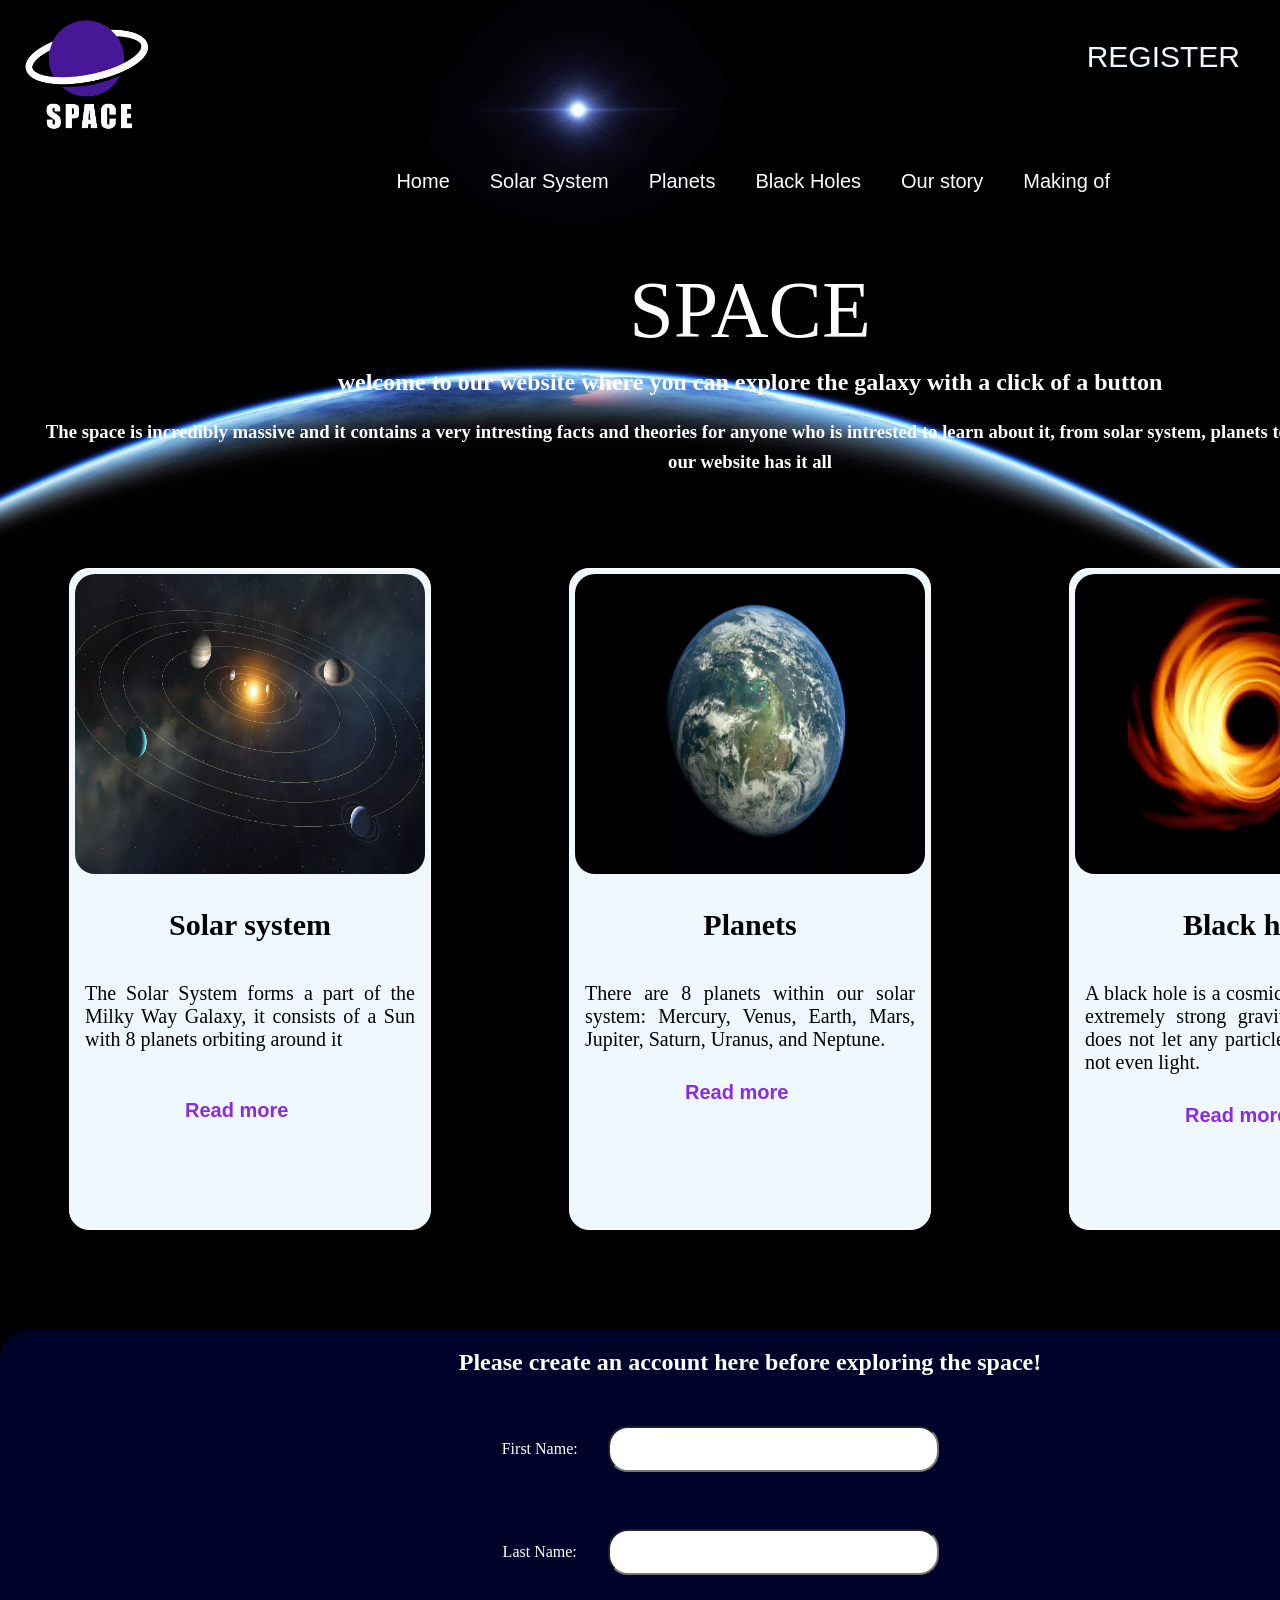
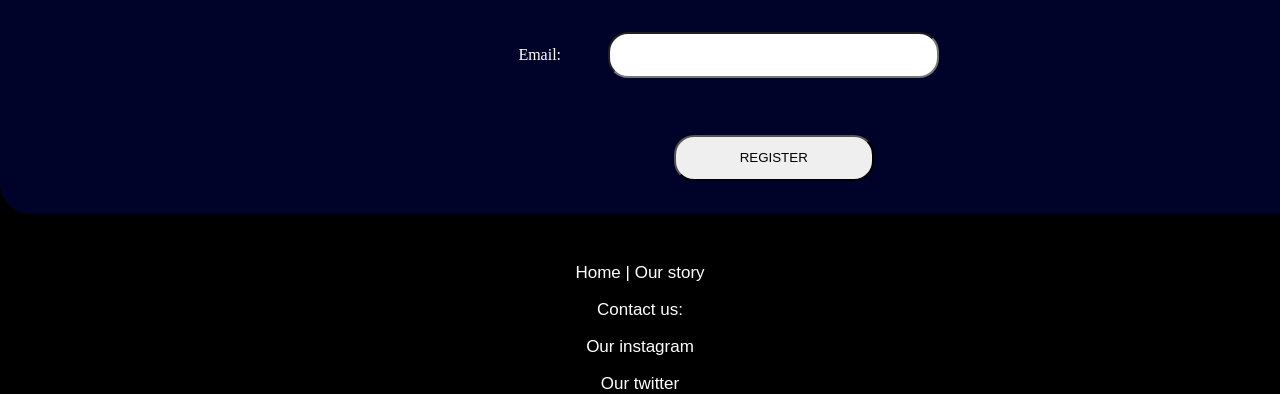
<file: Space-Project/index.html>
<!DOCTYPE html>
<html>
    <head>
        <link rel ="stylesheet" type = "text/css" href = "styles.css">
        <title>Home</title>
    </head>
    <body onload = "returndata()">
        <div id = "container">
            <div id = "header">
                <img class ="logo" src = "images/logo.png" alt="space logo">
                <form>
                    <a id = "registerlink" href ="#account"><div id = "status"></div></a>
                </form>
                <div id = "navbar">
                    <ul>
                        <li><a href="index.html">Home</a></li>
                        <li><a href="solarsystem.html">Solar System</a></li>
                        <li><a href="planets.html">Planets</a></li>
                        <li><a href="blackholes.html">Black Holes</a></li>
                        <li><a href="ourstory.html">Our story</a></li>
                        <li><a href="makingof.html">Making of</a></li>
                    </ul>
                </div>
            </div>
            <div id = "wrapper">
                <div id ="title">
                    <p id ="heading">SPACE</p>
                    <h2 id = "intro"><center>welcome to our website where you can explore the galaxy with a click of a button</center></h2>
                    <h3 id = "intro2">The space is incredibly massive and it contains a very intresting facts and theories for anyone who is intrested to learn about it, from solar system, planets to black holes theories. our website has it all </h3>
                </div>
                <div id = "content">
                    <div id ="items">
                        <div class ="solar">
                            <img class ="resize" src ="images/solar4.webp" alt="image of the solar system">
                            <h3 class ="mini">Solar system</h3>
                            <p class = "brif">The Solar System forms a part of the Milky Way Galaxy, it consists of a Sun with 8 planets orbiting around it</p>
                            <br>
                            <a class = "clickmore" href ="solarsystem.html">Read more</a>
                        </div>
                        <div class ="planets">
                            <img class ="resize" src ="images/earth5.webp" alt="image of Earth">
                            <h3 class ="mini">Planets</h3>
                            <p class = "brif">There are 8 planets within our solar system: Mercury, Venus, Earth, Mars, Jupiter, Saturn, Uranus, and Neptune.</p>
                           
                            <a class = "clickmore" href ="planets.html">Read more</a>                  
                        </div>
                        <div class ="hole">
                            <img class ="resize" src ="images/hole2.webp" alt="image of a black hole">
                            <h3 class ="mini">Black hole</h3>
                             <p class = "brif">A black hole is a cosmic body which has extremely strong gravity, such that, it does not let any particle escape from it, not even light.</p>
                            
                            <a class = "clickmore" href ="blackholes.html">Read more</a>
                        </div>
                    </div>
                <div id = "userinput">  
                    <div id = "tform">
                        <form>
                        <table id = "tcenter">
                            <h2>Please create an <a class ="nonstylelink" name = "account">account</a> here before exploring the space!</h2>
                            <ul>
                          <tr>
                                <td class = "tabledata">First Name:</td>
                                <td><input type= "text" id ="firstName"></td>
                                <td><div id = "firstError"></div></td>
                            </tr>
                                <td class = "tabledata">Last Name:</td><td><input type= "text" id ="lastName"></td>
                                <td><div id = "lastError"></div></td>
                            <tr>
                                <td class = "tabledata">Email:</td>
                                <td><input type = "email" id ="userEmail" name = "email"></td>
                                <td><div id = "emailError"></div></td>
                                </tr>
                            <tr>
                                <td></td>
                                <td><input type="button" onclick="savedata()" id = "submit" value="REGISTER"></td>
                            </tr>
                            <tr>
                                <td></td>
                                <td><div id = "success"></div></td>
                            </tr>
                            </ul>
                        </table>
                        </form>
                    </div>
                    </div>
                </div>
                
            </div>
            <div id ="footer">
                <div class ="fnavbar">
                    <p> <a href = "index.html"> Home</a> |<a href = "ourstory.html"> Our story </a> </p>
                    <p>Contact us:</p> <p><a href = "https://www.instagram.com/">Our instagram</a> </p><p><a href ="https://twitter.com/"> Our twitter</a></p>
                </div>
            </div>
        </div>
    </body>
    <script src="javascript.js">
    </script>
</html>

<!--refrences-->
Screen Resolution:1920x1080
<!--Photos-homepage-->
<!--space_earth.jpg--><!--https://www.wallpaperflare.com/planet-illustration-stars-space-art-painting-drawing-cgi-wallpaper-mfzgn-->
<!--earth5.webp--><!--https://www.livescience.com/19102-amazing-facts-earth.html-->
<!--hole2.webp--><!--https://www.newscientist.com/article/2198937-first-ever-picture-of-a-black-hole-may-be-revealed-this-week/-->
<!--earth2.jpeg--><!--https://www.pexels.com/photo/planet-earth-87651/-->
<!--solar.jpg--><!--https://m useumsvictoria.com.au/scienceworks/visiting/melbourne-planetarium/fact-sheets/planets-of-the-solar-system/-->
<!--solar4.webp--><!--https://www.livescience.com/our-solar-system.html-->
</file>
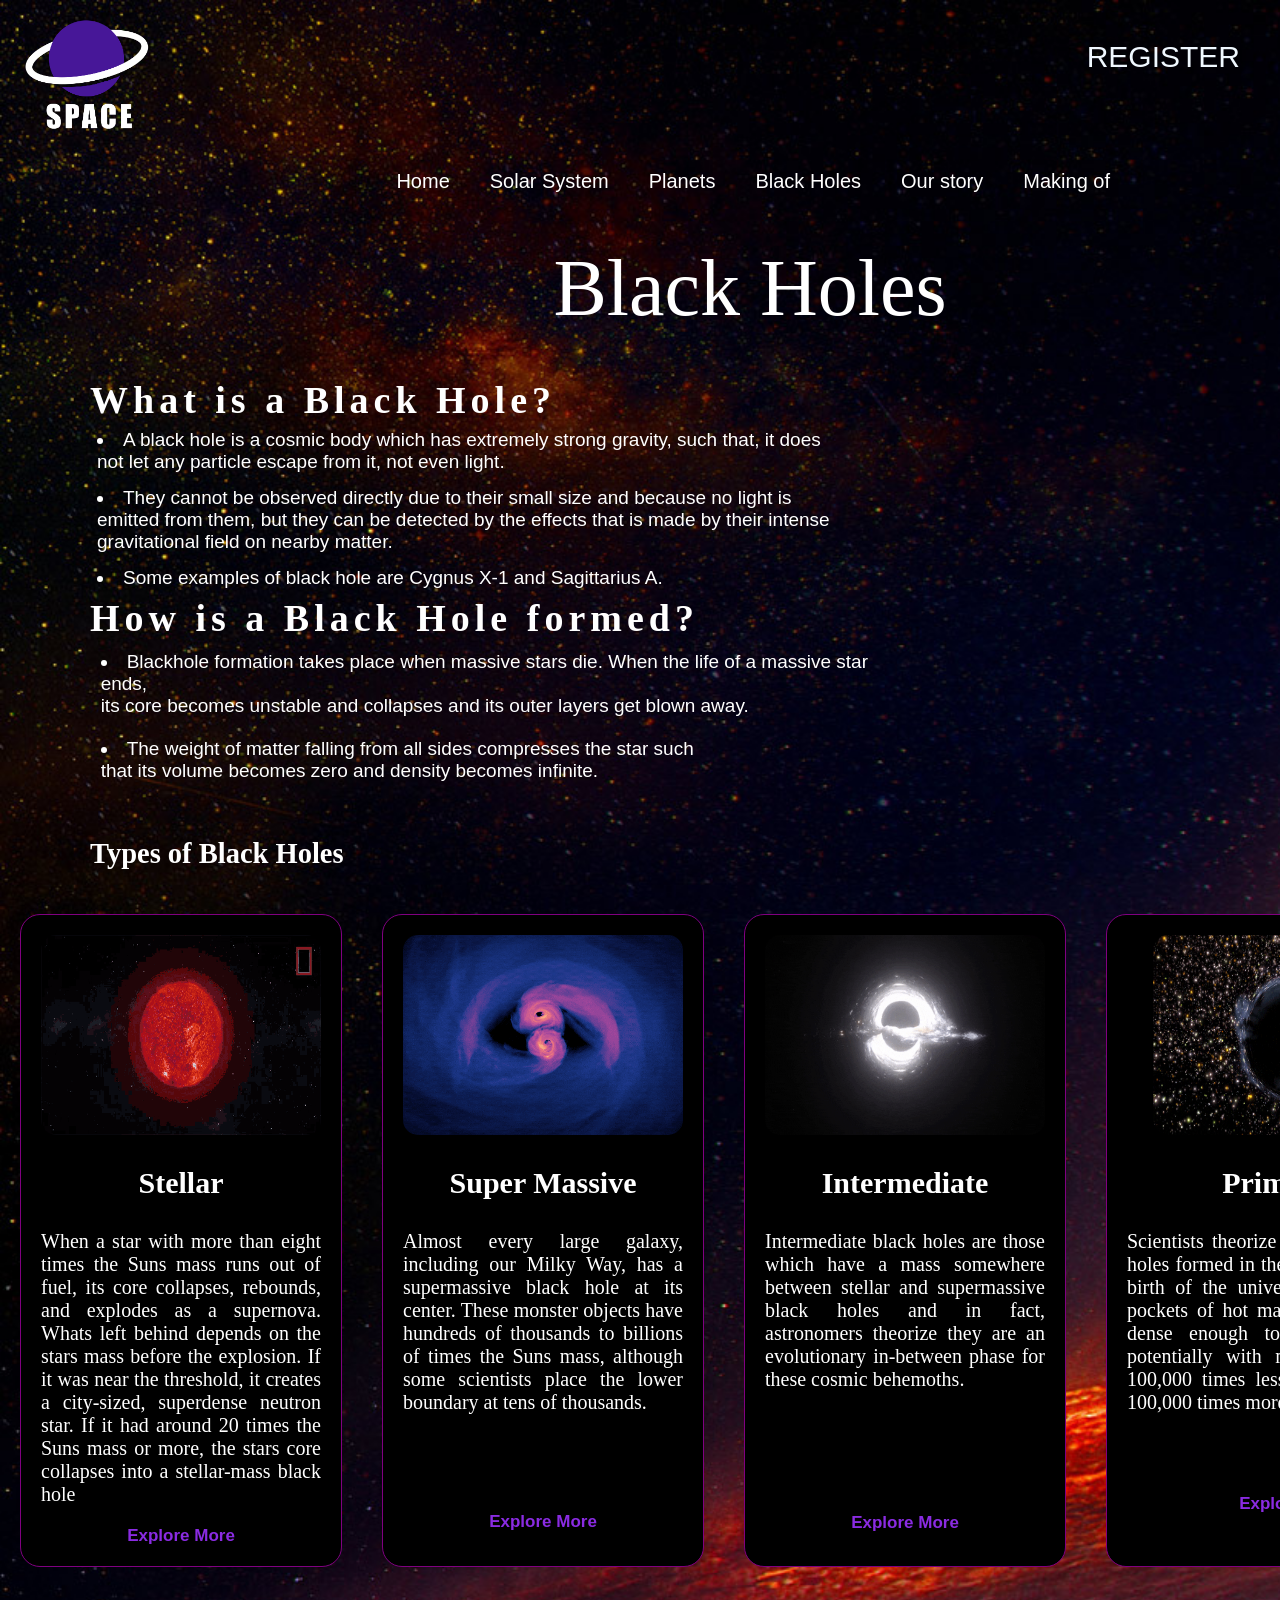
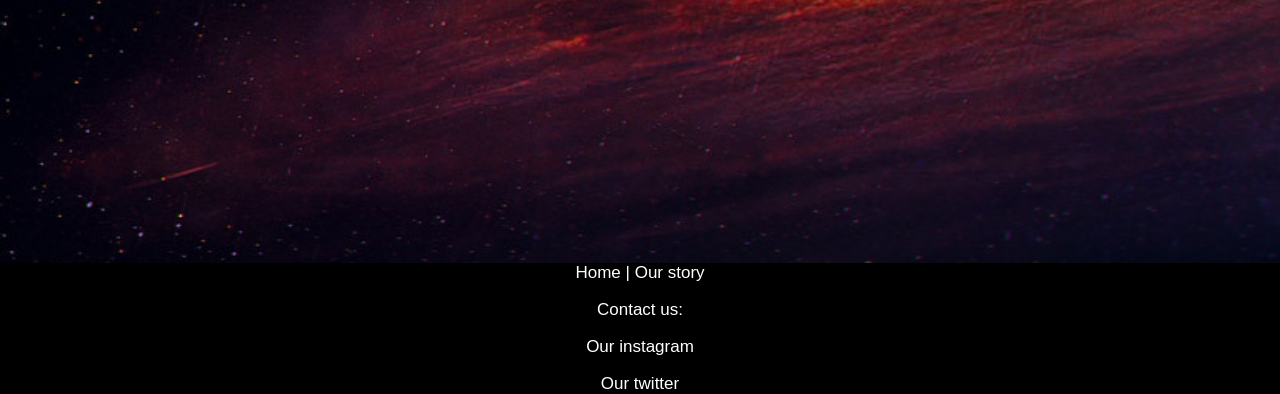
<file: Space-Project/blackholes.html>
<!DOCTYPE html>
<html>
    <head>
        <link rel ="stylesheet" type = "text/css" href = "styles.css">
        <title>Black holes</title>
    </head>
    <body id ="holebod" onload = "returndata()">
        <div id = "container3">
            <div id = "header">
                <img class ="logo" src = "images/logo.png">
                <form>
                    <a id = "registerlink" href ="index.html#account"><div id = "status"></div></a>
                </form>
                <div id = "navbar">
                    <ul>
                        <li><a href="index.html">Home</a></li>
                        <li><a href="solarsystem.html">Solar System</a></li>
                        <li><a href="planets.html">Planets</a></li>
                        <li><a href="blackholes.html">Black Holes</a></li>
                        <li><a href="ourstory.html">Our story</a></li>
                        <li><a href="makingof.html">Making of</a></li>
                    </ul>
                </div>
            </div>
            <div id = "wrapper">
                <div id ="title">
                    <p id ="heading">Black Holes</p>
                </div>
                <div id="holedef">
        <h1>What is a Black Hole?</h1>
       <ur>
            <li>A black hole is a cosmic body which has extremely strong gravity, such that, it does not let any particle escape from it, not even light.</li>
            <li>They cannot be observed directly due to their small size and because no light is emitted from them, but they can be detected by the effects that is made by their intense gravitational field on nearby matter.</li>
            <li>Some examples of black hole are Cygnus X-1 and Sagittarius A.</li>
       </ur>
</div>

<div id="holeform">
    <h1>How is a Black Hole formed?</h1>
    <ur>
        <li>Blackhole formation takes place when massive stars die. When the life of a massive star ends,<br> its core becomes unstable and collapses and its outer layers get blown away.</li>
        <li>The weight of matter falling from all sides compresses the star such<br>that its volume becomes zero and density becomes infinite.</li>
        <br>
        <h2>Types of Black Holes</h2>
    </ur>
</div>


<div id="types">
    <div id="type1">
        <img class ="resize2" src ="images/stellar-black-hole-national-space-day.gif" alt="image of a rotating black hole 1">
        <h3 class ="mini2">Stellar</h3>
            <p class="info">When a star with more than eight times the Suns mass runs out of fuel, its core collapses,
            rebounds, and explodes as a supernova. Whats left behind depends on the stars mass before the explosion.
            If it was near the threshold, it creates a city-sized, superdense neutron star.
            If it had around 20 times the Suns mass or more, the stars core collapses into a stellar-mass black hole</p>
        
        <a class = "clickmore2" href ="https://universe.nasa.gov/black-holes/types/">Explore More</a>
    </div>

    <div id="type2">
        <img class ="resize2" src ="images/Supermassic black hole animation.gif" alt="image of a rotating black hole 2">
        <h3 class ="mini2">Super Massive</h3>
            <p class="info">Almost every large galaxy, including our Milky Way, has a supermassive black hole at its center. 
            These monster objects have hundreds of thousands to billions of times the Suns mass,
            although some scientists place the lower boundary at tens of thousands.
            </p>
        <br><br><br><br><br><br><br><br><br><br><br><br><br>
        <a class = "clickmore2" href ="https://universe.nasa.gov/black-holes/types/">Explore More</a>
    </div>

    <div id="type3">
        <img class ="resize2" src ="images/giphy.gif" alt="image of a rotating black hole 3">
        <h3 class ="mini2">Intermediate</h3>
            <p class="info">Intermediate black holes are those which have a mass somewhere between stellar and supermassive black holes and
            in fact, astronomers theorize they are an evolutionary in-between phase for these cosmic behemoths.</p>
        <br><br><br><br><br><br><br><br><br><br><br><br><br><br><br><br><br>
        <a class = "clickmore2" href ="https://www.inverse.com/science/intermediate-black-holes-the-awkward-phase/">Explore More</a>
    </div>

    <div id="type4">
        <img class ="resize2" src ="images/Primordial-Black-Holes.gif" alt="image of a rotating black hole 4">
        <h3 class ="mini2">Primordial</h3>
            <p class="info">Scientists theorize that primordial black holes formed in the first second after the birth of the universe.
            In that moment, pockets of hot material may have been dense enough to form black holes, 
            potentially with masses ranging from 100,000 times less than a paperclip to 100,000 times more than the Suns. </p>
        <br><br><br><br><br><br><br><br><br><br>
        <a class = "clickmore2" href ="https://universe.nasa.gov/black-holes/types/">Explore More</a>
    </div>
                </div>
            </div>
           <div id ="footer">
                <div class ="fnavbar">
                    <p> <a href = "index.html"> Home</a> |<a href = "ourstory.html"> Our story </a> </p>
                    <p>Contact us:</p> <p><a href = "https://www.instagram.com/">Our instagram</a> </p><p><a href ="https://twitter.com/"> Our twitter</a></p>
                </div>
            </div>
        </div>
    </body>
    <script src="javascript.js">
    </script>
</html>
<!--Refrencess-->
<!--
what is a blackhole\formation
https://byjus.com/question-answer/how-is-a-black-hole-formed/
https://www.google.com/url?sa=i&url=https%3A%2F%2Ftenor.com%2Fview%2Fstellar-black-hole-national-space-day-black-holes101-dying-star-star-collapsing-gif-22095269&psig=AOvVaw0v3ikmkFQaejE_wK4aeccR&ust=1670942364323000&source=images&cd=vfe&ved=0CBEQjhxqFwoTCLCG-5mJ_PsCFQAAAAAdAAAAABAD

stellar gif
https://www.google.com/url?sa=i&url=https%3A%2F%2Fgiphy.com%2Fexplore%2Fblackhole&psig=AOvVaw2e0cpGh8wwycb3_mACaeMq&ust=1670942409797000&source=images&cd=vfe&ved=0CBEQjhxqFwoTCOij4aGJ_PsCFQAAAAAdAAAAABAD

intermediate gif
https://www.google.com/url?sa=i&url=https%3A%2F%2Fscitechdaily.com%2Fprimordial-black-holes-the-size-of-an-atom-what-new-experimental-evidence-suggests%2F&psig=AOvVaw143a2I0_fAQG3ggb9M6P8v&ust=1670942562459000&source=images&cd=vfe&ved=0CBEQjhxqFwoTCMDhtaGJ_PsCFQAAAAAdAAAAABAD

primordial gif
https://www.google.com/url?sa=i&url=https%3A%2F%2Fgiphy.com%2Fexplore%2Fsupermassive-black-hole&psig=AOvVaw2qnfasj6IzkTzTth1GqMWK&ust=1671209268994000&source=images&cd=vfe&ved=0CBEQjhxqFwoTCMipwe2J_PsCFQAAAAAdAAAAABAE

supermassive\
stellar and supermassive and primordial info
https://universe.nasa.gov/black-holes/types/

intermediat info
https://www.inverse.com/science/intermediate-black-holes-the-awkward-phase

back ground image
https://www.google.com/url?sa=i&url=https%3A%2F%2Faeon.co%2Fessays%2Fhow-black-hole-thought-experiments-help-explain-the-universe&psig=AOvVaw0KAdjeKfORsK5gDM6pmrX1&ust=1670831235196000&source=images&cd=vfe&ved=0CBEQjhxqFwoTCNi455SJ_PsCFQAAAAAdAAAAABAD
-->
</file>
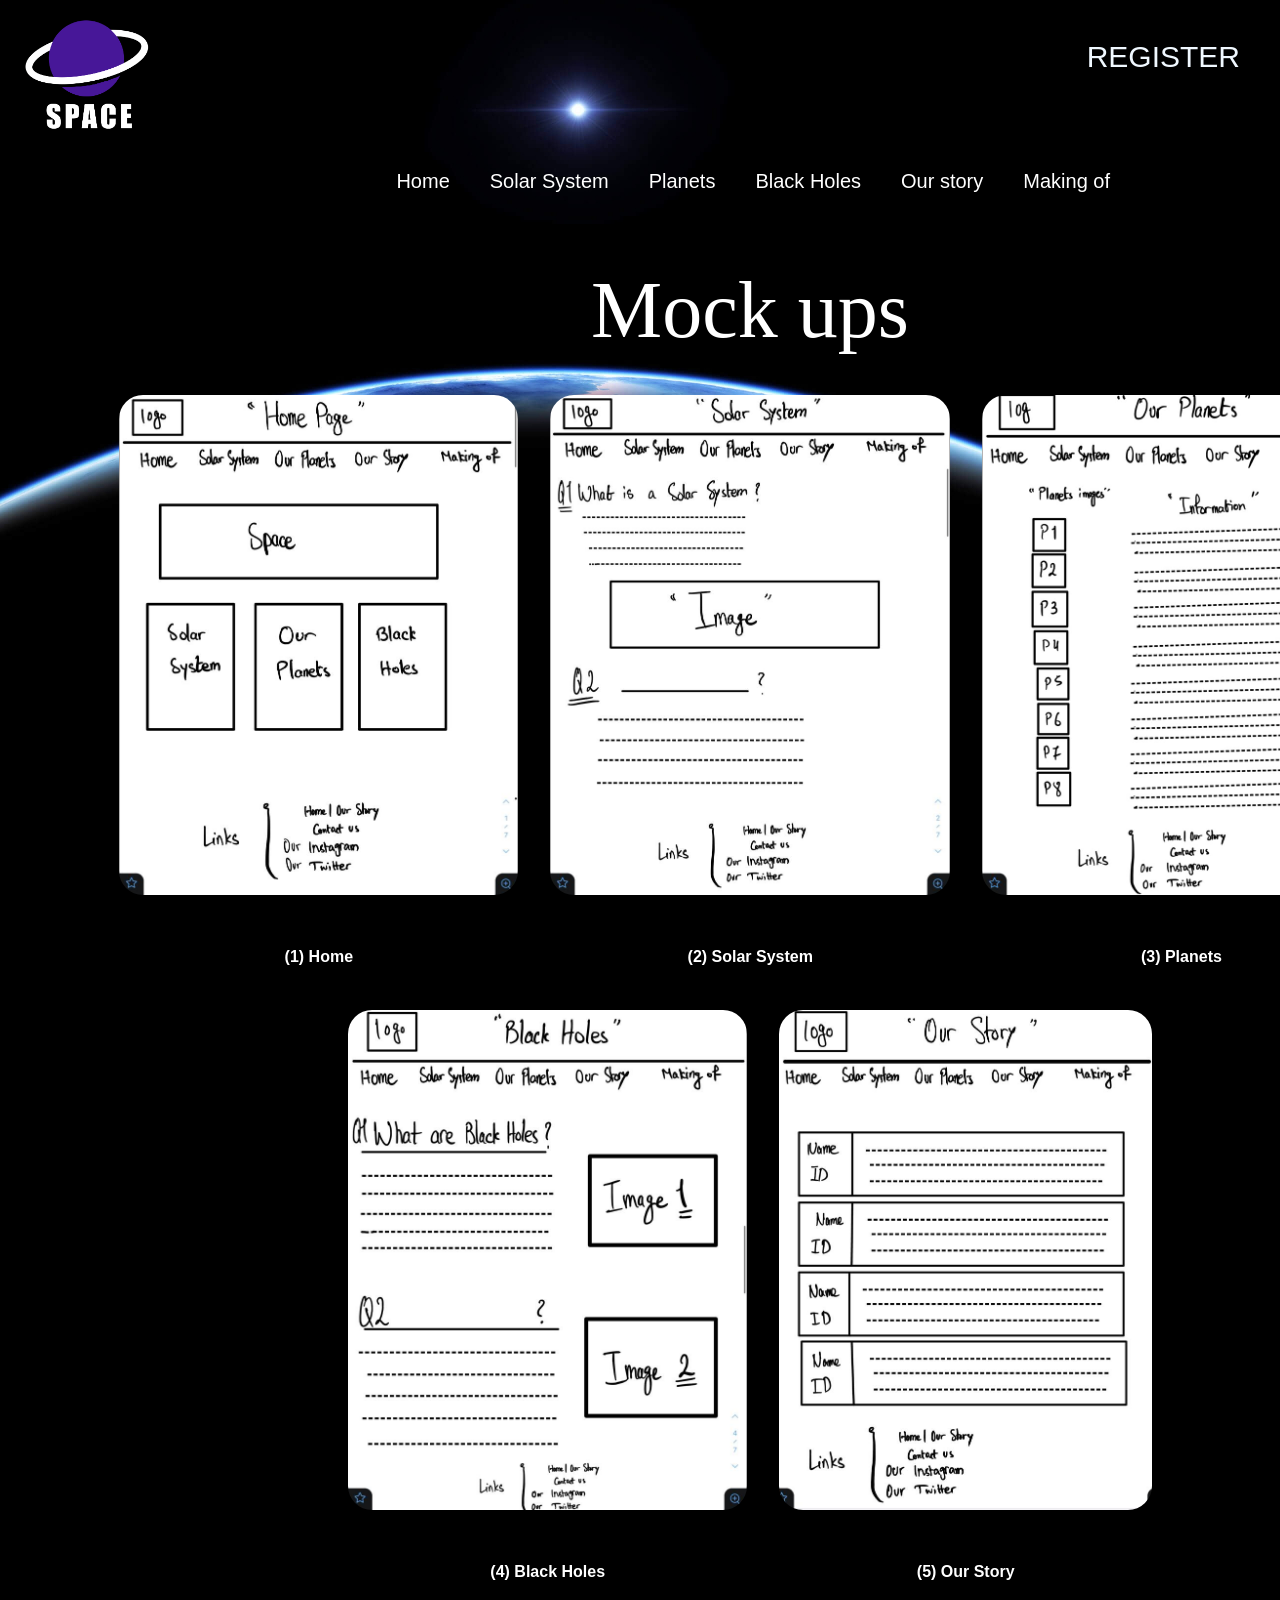
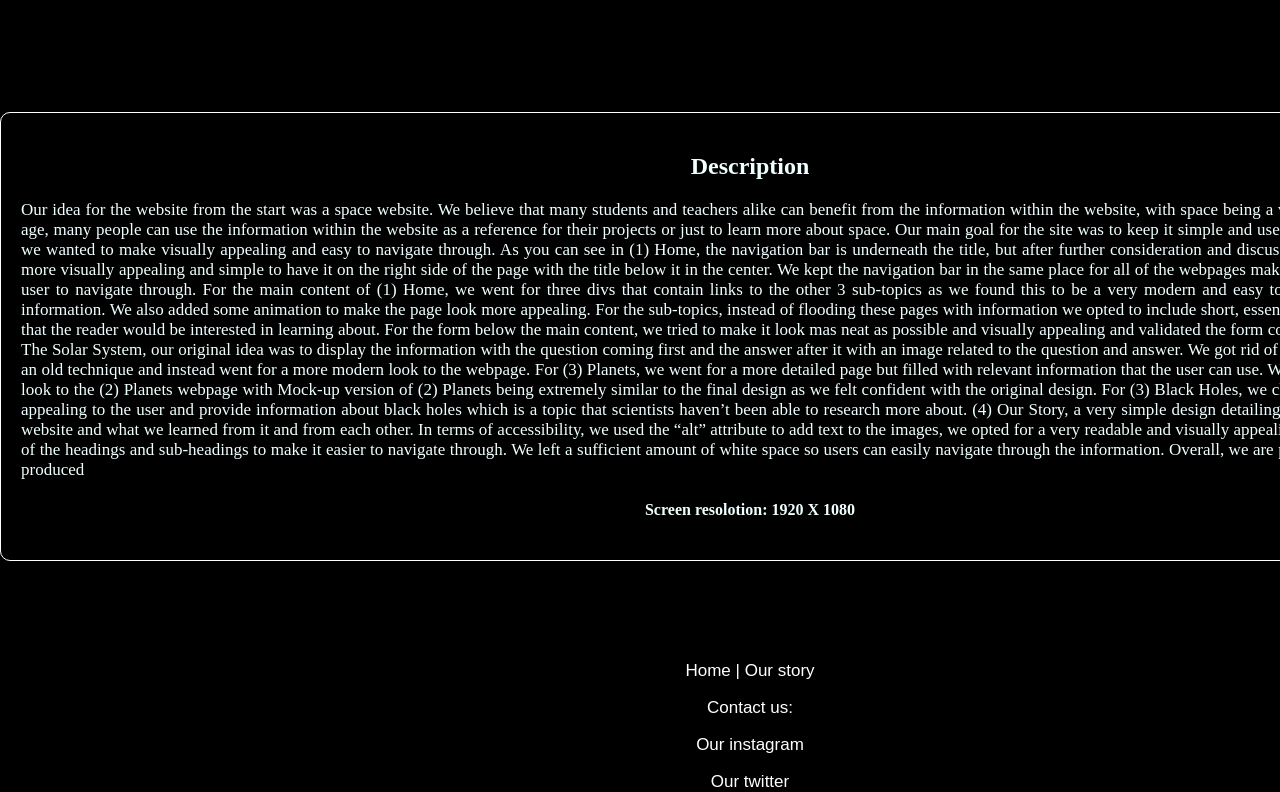
<file: Space-Project/makingof.html>
<!DOCTYPE html>
<html>
    <head>
        <link rel ="stylesheet" type = "text/css" href = "styles.css">
        <title>Making of</title>
    </head>
    <body onload = "returndata()">
        <div id = "container5">
            <div id = "header">
                <img class ="logo" src = "images/logo.png">
                <form>
                    <a id = "registerlink" href ="index.html#account"><div id = "status"></div></a>
                </form>
                <div id = "navbar">
                    <ul>
                        <li><a href="index.html">Home</a></li>
                        <li><a href="solarsystem.html">Solar System</a></li>
                        <li><a href="planets.html">Planets</a></li>
                        <li><a href="blackholes.html">Black Holes</a></li>
                        <li><a href="ourstory.html">Our story</a></li>
                        <li><a href="makingof.html">Making of</a></li>
                    </ul>
                </div>
            </div>
            <div id = "wrapper">
                <div id ="title">
                    <p id ="heading">Mock ups</p>
                    <div id = "mockup">
                        <div id = "screenshots">
                            <div>
                            <img class = "pics" src = "images/mock1.jpeg" alt = "Mock up page 1"> <h4>(1) Home</h4>
                            </div>
                            <div>
                                <img class = "pics" src = "images/mock2.jpeg" alt = "Mock up page 2"> <h4>(2) Solar System</h4>
                            </div>
                            <div>
                                <img class = "pics" src = "images/mock3.jpeg" alt = "Mock up page 3"> <h4>(3) Planets</h4>
                            </div>
                            </div>
                        <div id = "screenshots2">
                            <div>
                                <img class = "pics" src = "images/mock4.jpeg" alt = "Mock up page 4"> <h4>(4) Black Holes</h4>
                            </div>
                            <div>
                                <img class = "pics" src = "images/mock5.jpeg" alt = "Mock up page 5"> <h4>(5) Our Story</h4></div>
                            </div>
                        </div>
                    </div>
                    <div id = "desc">
                        <h2><center>Description</center></h2>
                        <p> Our idea for the website from the start was a space website. We believe that many students and teachers alike can benefit from the information within the website, with space being a very relevant topic in today’s age, many people can use the information within the website as a reference for their projects or just to learn more about space. Our main goal for the site was to keep it simple and user friendly.  In the Home page, we wanted to make visually appealing and easy to navigate through. As you can see in (1) Home, the navigation bar is underneath the title, but after further consideration and discussion, we decided it would be more visually appealing and simple to have it on the right side of the page with the title below it in the center. We kept the navigation bar in the same place for all of the webpages making it easy and simple for the user to navigate through. For the main content of (1) Home, we went for three divs that contain links to the other 3 sub-topics as we found this to be a very modern and easy to navigate way of displaying information. We also added some animation to make the page look more appealing. For the sub-topics, instead of flooding these pages with information we opted to include short, essential, and relevant information that the reader would be interested in learning about. For the form below the main content, we tried to make it look mas neat as possible and visually appealing and validated the form correctly. As you can see in (2) The Solar System, our original idea was to display the information with the question coming first and the answer after it with an image related to the question and answer. We got rid of this idea as we found it to be an old technique and instead went for a more modern look to the webpage. For (3) Planets, we went for a more detailed page but filled with relevant information that the user can use. We went for a simple but clean look to the (2) Planets webpage with Mock-up version of (2) Planets being extremely similar to the final design as we felt confident with the original design. For (3) Black Holes, we changed it to be more visually appealing to the user and provide information about black holes which is a topic that scientists haven’t been able to research more about. (4) Our Story, a very simple design detailing our experiences creating the website and what we learned from it and from each other. In terms of accessibility, we used the “alt” attribute to add text to the images, we opted for a very readable and visually appealing font. We adjusted the size of the headings and sub-headings to make it easier to navigate through. We left a sufficient amount of white space so users can easily navigate through the information. Overall, we are proud of the website we have produced
                        </p>
                        <h4><center>Screen resolotion: 1920 X 1080</center></h4>
                    </div>
               <div id ="footer">
                <div class ="fnavbar">
                   <p> <a href = "index.html"> Home</a> |<a href = "ourstory.html"> Our story </a> </p>
                    <p>Contact us:</p> <p><a href = "https://www.instagram.com/">Our instagram</a> </p><p><a href ="https://twitter.com/"> Our twitter</a></p>
                </div>
            </div> 
            </div>
        </div>
    </body>
    <script src="javascript.js">
    </script>
</html>
</file>
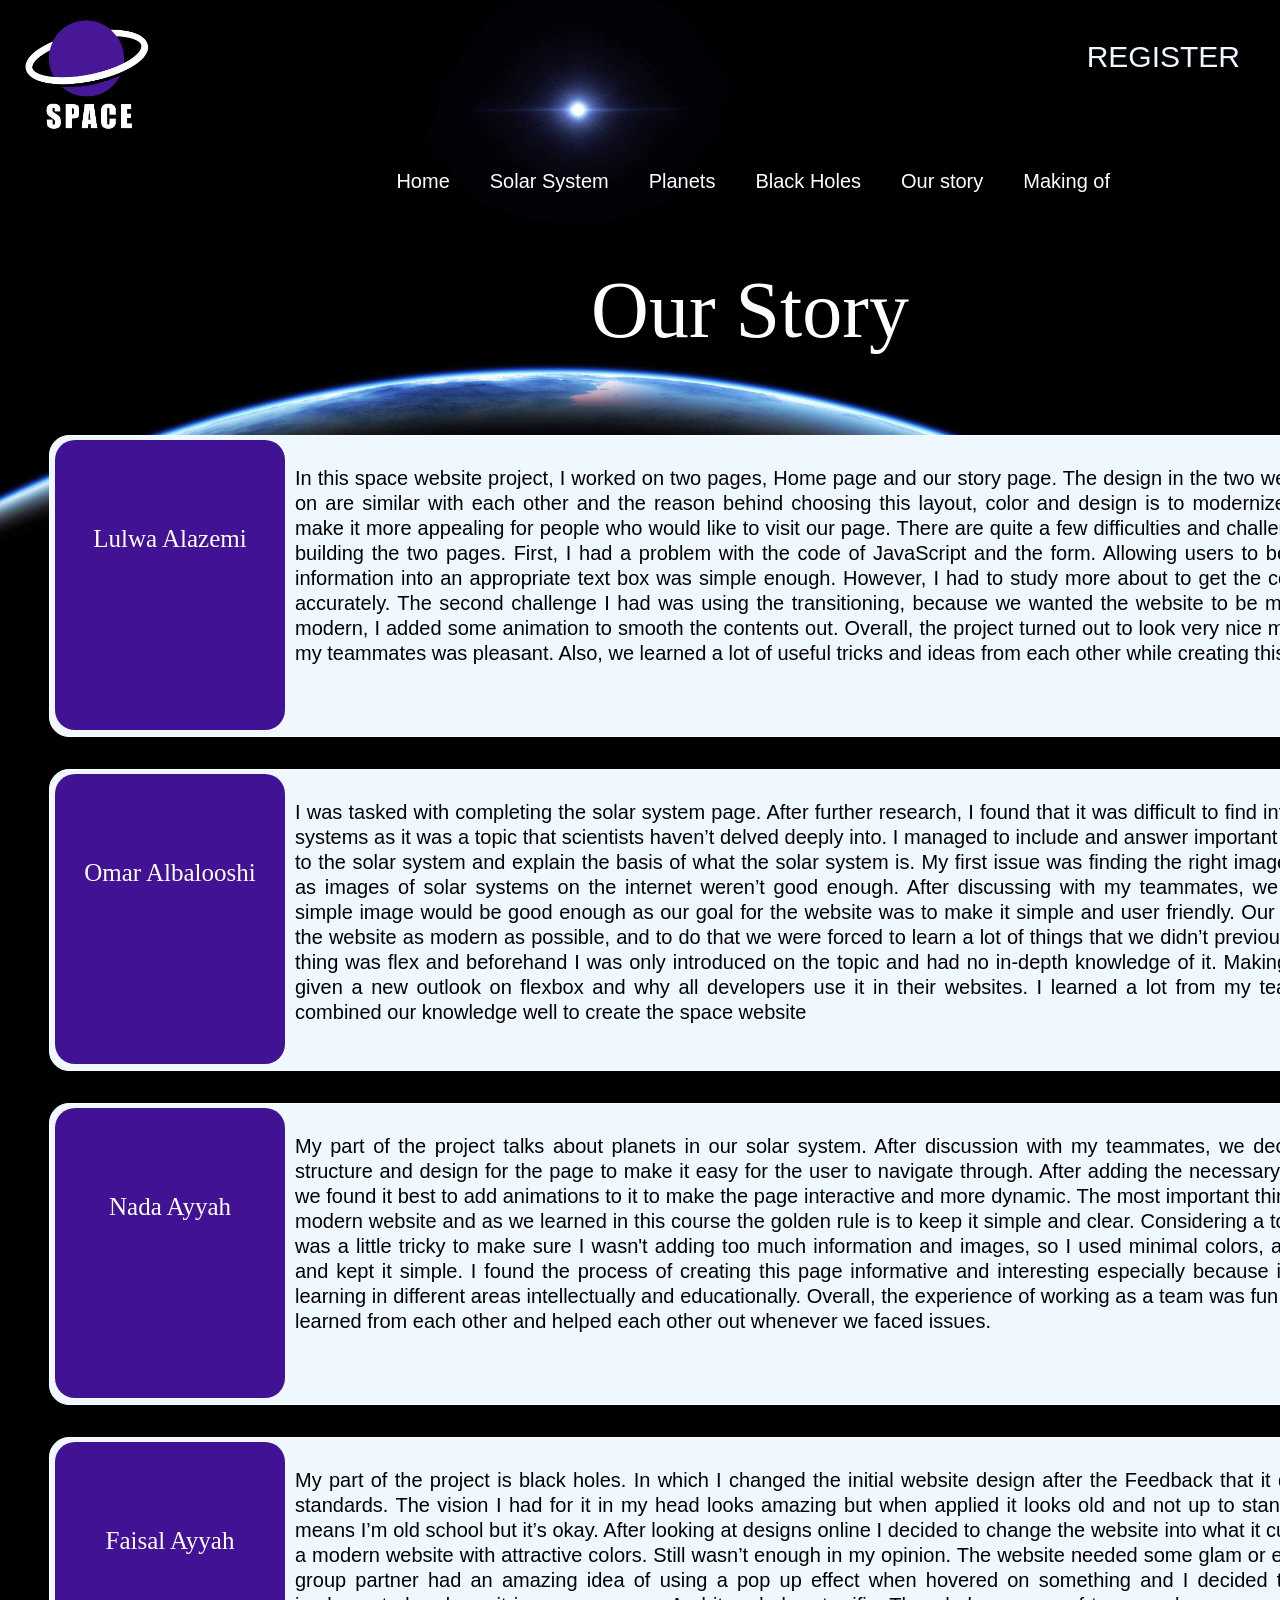
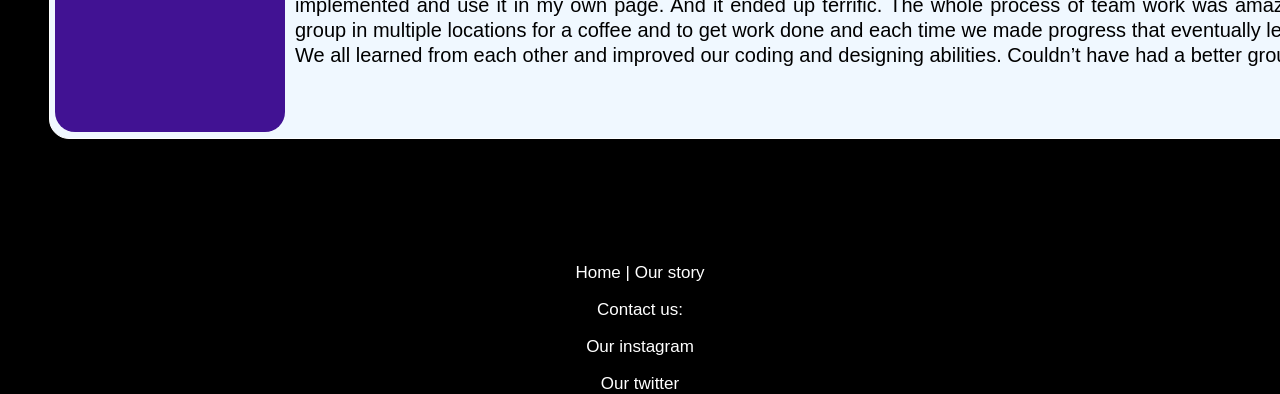
<file: Space-Project/ourstory.html>
<!DOCTYPE html>
<html>
    <head>
        <link rel ="stylesheet" type = "text/css" href = "styles.css">
        <title>Our Story</title>
    </head>
    <body onload = "returndata()">
        <div id = "container">
            <div id = "header">
                <img class ="logo" src = "images/logo.png">
                <form>
                    <a id = "registerlink" href ="index.html#account"><div id = "status"></div></a>
                </form>
                <div id = "navbar">
                    <ul>
                        <li><a href="index.html">Home</a></li>
                        <li><a href="solarsystem.html">Solar System</a></li>
                        <li><a href="planets.html">Planets</a></li>
                        <li><a href="blackholes.html">Black Holes</a></li>
                        <li><a href="ourstory.html">Our story</a></li>
                        <li><a href="makingof.html">Making of</a></li>
                    </ul>
                </div>
            </div>
            <div id = "wrapper">
                <div id ="title">
                    <p id ="heading">Our Story</p>
                </div>
               <div id = "content">
                    <div id ="story">
                        <div class = "padding1">
                        <div id ="student1">
                            <div class = "IDS">
                                <p class = "name">Lulwa Alazemi</p>
                            </div>
                            <p class = "fonts">In this space website project, I worked on two pages, Home page and our story page. The design in the two web pages I worked on are similar with each other and the reason behind choosing this layout, color and design is to modernize our website and make it more appealing for people who would like to visit our page. There are quite a few difficulties and challenges I faced while building the two pages. First, I had a problem with the code of JavaScript and the form. Allowing users to be able to put their information into an appropriate text box was simple enough. However, I had to study more about to get the code working more accurately. The second challenge I had was using the transitioning, because we wanted the website to be more attractive and modern, I added some animation to smooth the contents out. Overall, the project turned out to look very nice my experience with my teammates was pleasant. Also, we learned a lot of useful tricks and ideas from each other while creating this website. </p>
                        </div>
                        </div>    
                        <div class = "padding2">
                        <div id ="student2">
                            <div class = "IDS">
                            <p class = "name">Omar Albalooshi</p>
                            </div>
                            <p class = "fonts"> I was tasked with completing the solar system page. After further research, I found that it was difficult to find information on solar systems as it was a topic that scientists haven’t delved deeply into. I managed to include and answer important questions relating to the solar system and explain the basis of what the solar system is. My first issue was finding the right image for the webpage as images of solar systems on the internet weren’t good enough. After discussing with my teammates, we concluded that a simple image would be good enough as our goal for the website was to make it simple and user friendly. Our goal was to make the website as modern as possible, and to do that we were forced to learn a lot of things that we didn’t previously know. The first thing was flex and beforehand I was only introduced on the topic and had no in-depth knowledge of it. Making this website has given a new outlook on flexbox and why all developers use it in their websites. I learned a lot from my teammates, and we combined our knowledge well to create the space website</p>
                        </div>
                        </div>
                        <div class = "padding3">
                        <div id ="student3">
                            <div class = "IDS">
                            <p class = "name">Nada Ayyah</p>
                        </div>
                            <p class = "fonts">My part of the project talks about planets in our solar system.  After discussion with my teammates, we decided on a simple structure and design for the page to make it easy for the user to navigate through. After adding the necessary images and texts we found it best to add animations to it to make the page interactive and more dynamic. The most important thing was to create a modern website and as we learned in this course the golden rule is to keep it simple and clear. Considering a topic like planets, it was a little tricky to make sure I wasn't adding too much information and images, so I used minimal colors, a dark background and kept it simple. I found the process of creating this page informative and interesting especially because it includes a lot of learning in different areas intellectually and educationally. Overall, the experience of working as a team was fun and helpful as we learned from each other and helped each other out whenever we faced issues.</p>
                        </div>
                        </div>
                        <div class = "padding4">
                        <div id ="student4">
                            <div class = "IDS">
                            <p class = "name">Faisal Ayyah</p>
                        </div>
                            <p class = "fonts">My part of the project is black holes. In which I changed the initial website design after the Feedback that it doesn’t look up to standards. The vision I had for it in my head looks amazing but when applied it looks old and not up to standard. I guess that means I’m old school but it’s okay. After looking at designs online I decided to change the website into what it currently is which is a modern website with attractive colors. Still wasn’t enough in my opinion. The website needed some glam or effects per day. My group partner had an amazing idea of using a pop up effect when hovered on something and I decided to learn what she implemented and use it in my own page. And it ended up terrific. The whole process of team work was amazing. We met as a group in multiple locations for a coffee and to get work done and each time we made progress that eventually lead to our website. We all learned from each other and improved our coding and designing abilities. Couldn’t have had a better group. </p>
                        </div>
                        </div>
                    </div>
                </div>
            </div>
            <div id ="footer">
                <div class ="fnavbar">
                    <p> <a href = "index.html"> Home</a> |<a href = "ourstory.html"> Our story </a> </p>
                    <p>Contact us:</p> <p><a href = "https://www.instagram.com/">Our instagram</a> </p><p><a href ="https://twitter.com/"> Our twitter</a></p>
                </div>
            </div>
        </div>
    </body>
    <script src="javascript.js">
        
    </script>
</html>
</file>
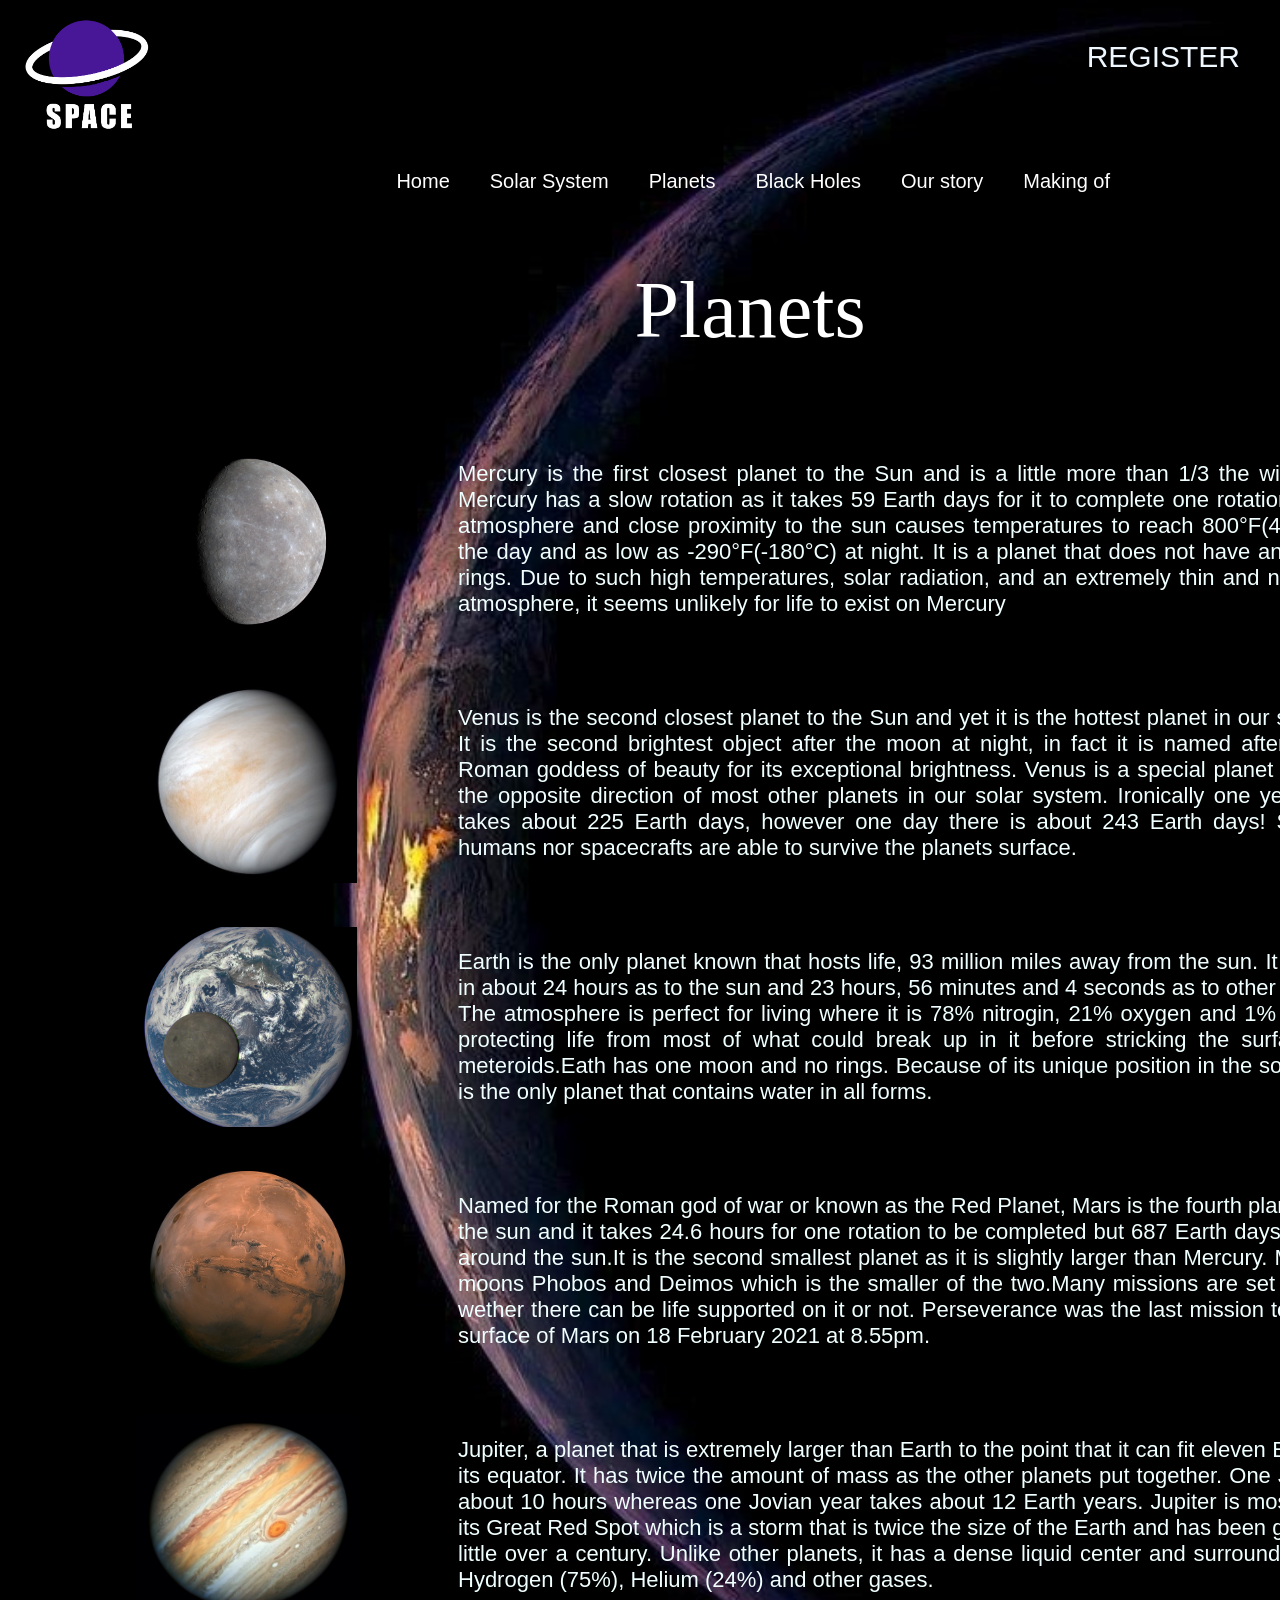
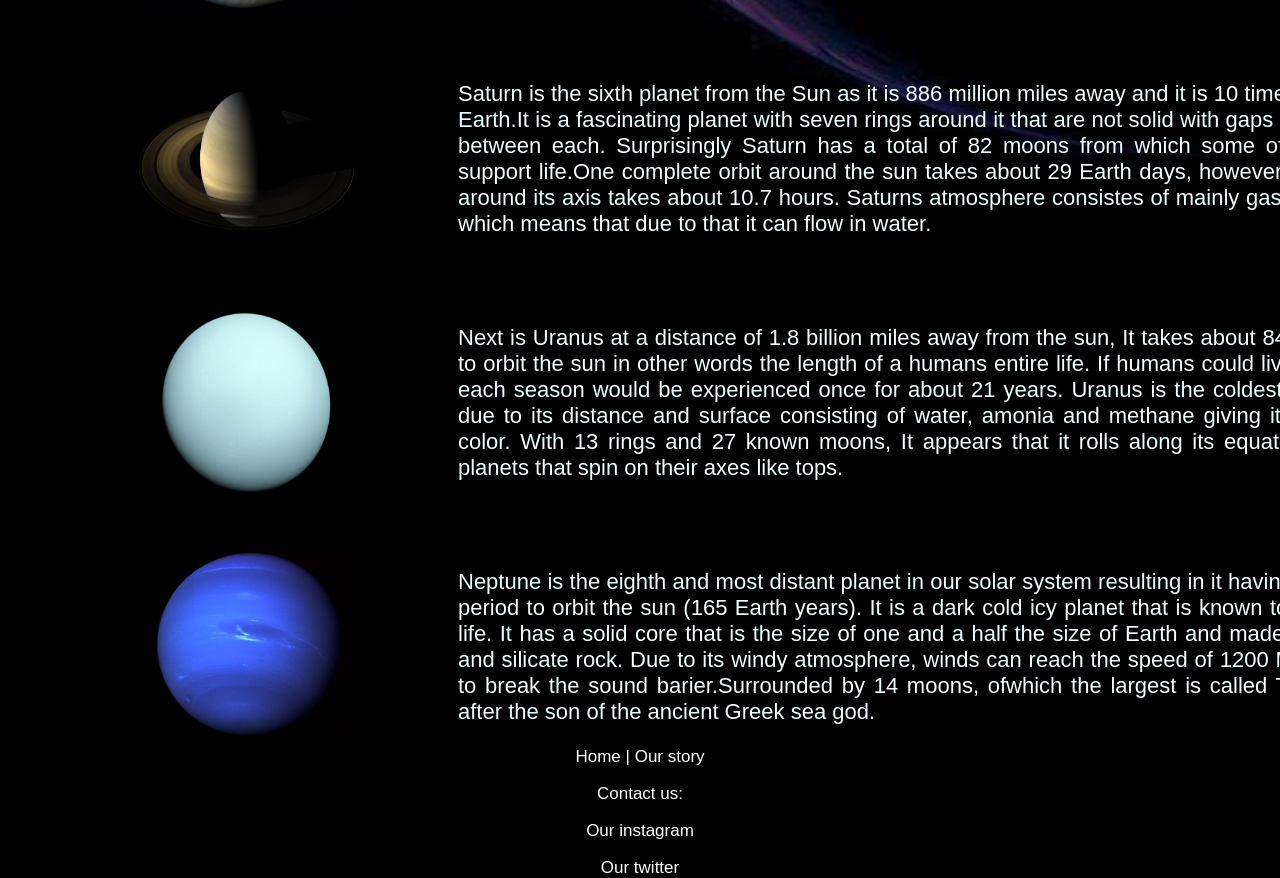
<file: Space-Project/planets.html>
<!DOCTYPE html>
<html>
    <head>
        <link rel ="stylesheet" type = "text/css" href = "styles.css">
        <title>Planets</title>
    </head>
    <body onload = "returndata()">
        <div id = "container2">
            <div id = "header">
                <img class ="logo" src = "images/logo.png" alt="space logo">
                <form>
                    <a id = "registerlink" href ="index.html#account"><div id = "status"></div></a>
                </form>
                <div id = "navbar">
                    <ul>
                        <li><a href="index.html">Home</a></li>
                        <li><a href="solarsystem.html">Solar System</a></li>
                        <li><a href="planets.html">Planets</a></li>
                        <li><a href="blackholes.html">Black Holes</a></li>
                        <li><a href="ourstory.html">Our story</a></li>
                        <li><a href="makingof.html">Making of</a></li>
                    </ul>
                </div>
            </div>
            <div id = "wrapper">
                <div id ="title">
                    <p id ="heading">Planets</p>
                </div>
                <div id = "planetanimate">
                <div class="main">
<img class="planet" src="images/mercury.webp" alt="image of Mercury"><p class="planetinfo">Mercury is the first closest planet to the Sun and is a little more than 1/3 the width of Earth. 
    Mercury has a slow rotation as it takes 59 Earth days for it to complete one rotation.The lack of atmosphere and close proximity to the sun causes temperatures to reach 800°F(430°C) during the day and as low as -290°F(-180°C) at night.
    It is a planet that does not have any moons nor rings. Due to such high temperatures, solar radiation, and an extremely thin and non-protective atmosphere,
     it seems unlikely for life to exist on Mercury</p>
</div>

<div class="main">
    <img class="planet" src="images/venus.jpg" alt="image of Venus"><p class="planetinfo">Venus is the second closest planet to the Sun and yet it is the hottest planet in 
        our solar system. It is the second brightest object after the moon at night, in fact it is named after the ancient Roman goddess of beauty for its exceptional brightness.
        Venus is a special planet as it spins in the opposite direction of most other planets in our solar system. Ironically one year on Venus takes about 225 Earth days, however one 
        day there is about 243 Earth days! Sofar neither humans nor spacecrafts are able to survive the planets surface. </p>
    </div>

    <div class="main">
        <img class="planet" src="images/earth.png" alt="image of Earth"><p class="planetinfo">Earth is the only planet known that hosts life, 93 million miles away from the sun. It rotates once in about 24 hours as to the sun
            and 23 hours, 56 minutes and 4 seconds as to other distant stars. The atmosphere is perfect for living where it is 78% nitrogin, 21% oxygen and 1% other gases,
             protecting life from most of what could break up in it before stricking the surface such as meteroids.Eath has one moon and no rings. Because of its unique position in the solar system, it is the only planet that contains water in all forms.
            </p>
        </div>

        <div class="main">
            <img class="planet" src="images/mars.jpg" alt="image of Mars"><p class="planetinfo">Named for the Roman god of war or known as the Red Planet, Mars is the fourth planet closest to the sun and it takes 24.6 hours for one rotation to be completed but 687 Earth days for one orbit around the sun.It is the second smallest
                planet as it is slightly larger than Mercury. Mars has two moons Phobos and Deimos which is the smaller of the two.Many missions are set to determine wether there can be life supported on it or not.
                Perseverance was the last mission to land on the surface of Mars on 18 February 2021 at 8.55pm. </p>
            </div>

 <div class="main">
            <img class="planet" src="images/jupiter.jpg" alt="image of Jupiter"><p class="planetinfo"> Jupiter, a planet that is extremely larger than Earth to the point that it can fit eleven Earths across its equator.
                It has twice the amount of mass as the other planets put together. One Juvian day is about 10 hours whereas one Jovian year takes about 12 Earth years. Jupiter is mostly known of its Great Red Spot which is a storm that is twice the size of the Earth and has been going  
                on for a little over a century. Unlike other planets, it has a dense liquid center and surrounded by mainly Hydrogen (75%), Helium (24%) and other gases.
                </p>
             </div>

 <div class="main">
             <img class="planet" src="images/saturn.jpg" alt="image of Saturn"><p class="planetinfo">Saturn is the sixth planet from the Sun as it is 886 million miles away and it is 10 times as wide as Earth.It is a fascinating planet with seven rings around it that are not solid with gaps and divisions between each. 
                Surprisingly Saturn has a total of 82 moons from which some of them could support life.One complete orbit around the sun takes about 29 Earth days, however one rotation around its axis takes about 10.7 hours. Saturns atmosphere consistes of mainly gas [He and H2]
                which means that due to that it can flow in water.  </p>
            </div>

 <div class="main">
            <img class="planet" src="images/uranus.jpg" alt="Image of Uranus"><p class="planetinfo">Next is Uranus at a distance of 1.8 billion miles away from the sun, It takes about 84 Earth years to orbit the sun in other words the length of a humans entire life.
               If humans could live there, then each season would be experienced once for about 21 years. Uranus is the coldest planet of all due to its distance and surface consisting of water, amonia and methane giving it the icy blue color.
              With 13 rings and 27 known moons, It appears that it rolls along its equator un like all planets that spin on their axes like tops.
                
               </p>
           </div>

 <div class="main">
            <img class="planet" src="images/neptune.jpg" alt="image of Neptune"><p class="planetinfo">  
              Neptune is the eighth and most distant planet in our solar system resulting in it having the longest period to orbit the sun (165 Earth years).
            It is a dark cold icy planet that is known to not support life. It has a solid core that is the size of one and a half the size of Earth and made of water ice and silicate rock.
            Due to its windy atmosphere, winds can reach the speed of 1200 MPH causing to break the sound barier.Surrounded by 14 moons, ofwhich the largest is called Triton named after the son of the ancient Greek sea god.
            </p>
           </div>
            </div>
            </div>
            <div id ="footer">
                <div class ="fnavbar">
                    <p> <a href = "index.html"> Home</a> |<a href = "ourstory.html"> Our story </a> </p>
                    <p>Contact us:</p> <p><a href = "https://www.instagram.com/">Our instagram</a> </p><p><a href ="https://twitter.com/"> Our twitter</a></p>
                </div>
            </div>
        </div>
    </body>
    <script src="javascript.js">
    </script>
</html>

<!--refrencess-->
<!--Mercury(text + pic):
https://solarsystem.nasa.gov/planets/mercury/overview/

venus( text + pic ):
https://solarsystem.nasa.gov/planets/venus/overview/

Earth(text + pic)
https://solarsystem.nasa.gov/planets/earth/overview/

mars (text + pic)
https://solarsystem.nasa.gov/planets/mars/overview/

Jupiter(text + pic):
https://solarsystem.nasa.gov/planets/jupiter/overview/

saturn(text + pic):
https://solarsystem.nasa.gov/planets/saturn/overview/

uranus(text + pic):
https://solarsystem.nasa.gov/planets/uranus/overview/

neptune(text + pic):
https://solarsystem.nasa.gov/planets/neptune/overview/-->
</file>
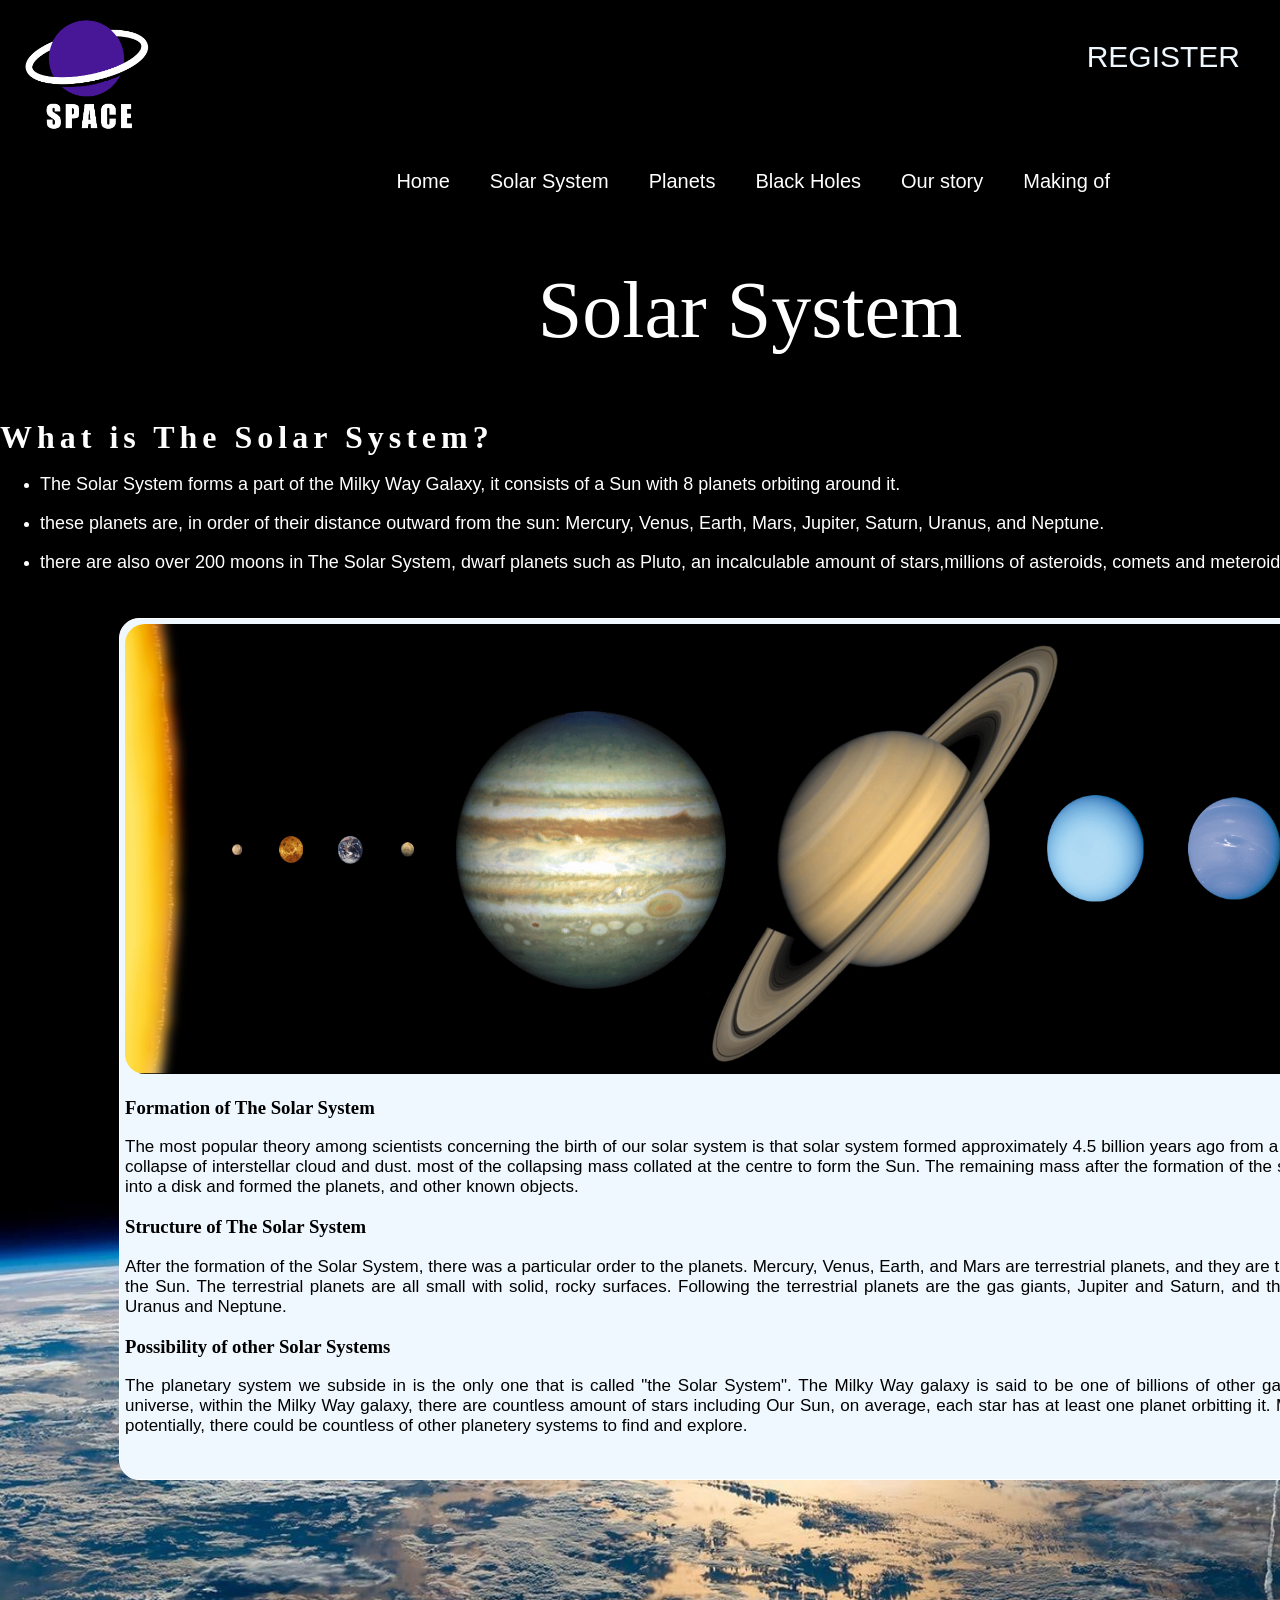
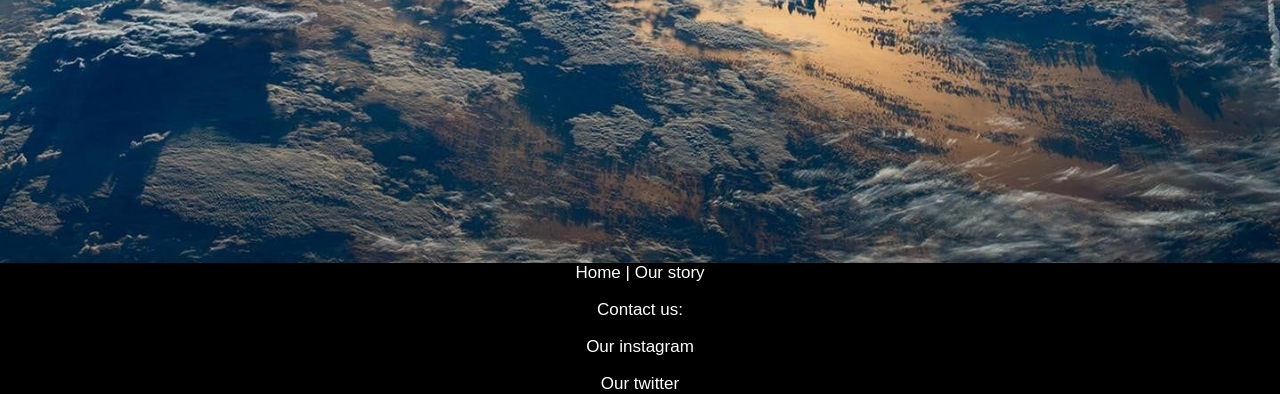
<file: Space-Project/solarsystem.html>
<!DOCTYPE html>
<html>
    <head>
        <link rel ="stylesheet" type = "text/css" href = "styles.css">
        <title>Solar system</title>
    </head>
    <body onload = "returndata()">
        <div id = "container4">
            <div id = "header">
                <img class ="logo" src = "images/logo.png" alt="space logo">
                <form>
                    <a id = "registerlink" href ="index.html#account"><div id = "status"></div></a>
                </form>
                <div id = "navbar">
                    <ul>
                        <li><a href="index.html">Home</a></li>
                        <li><a href="solarsystem.html">Solar System</a></li>
                        <li><a href="planets.html">Planets</a></li>
                        <li><a href="blackholes.html">Black Holes</a></li>
                        <li><a href="ourstory.html">Our story</a></li>
                        <li><a href="makingof.html">Making of</a></li>
                    </ul>
                </div>
            </div>
            <div id = "wrapper">
                <div id ="title">
                    <p id ="heading">Solar System</p>
                   
                </div>
                
                <div id="top">
                        <h1>What is The Solar System?</h1>
                        <ul>
                            <li><p>The Solar System forms a part of the Milky Way Galaxy, it consists of a Sun with 8 planets orbiting around it.</li>
                            <li><p>these planets are, in order of their distance outward from the sun: Mercury, Venus, Earth, Mars, Jupiter, Saturn, Uranus, and Neptune.</p></li>
                            <li><p>there are also over 200 moons in The Solar System, dwarf planets such as Pluto, an incalculable amount of stars,millions of asteroids, comets and meteroids.</p></li>
                        </ul>   
                    </div>
                <div id = "solaranimate">
                    <div id ="items2">
                        <div class ="solar2">
                            <img class ="resize3" src ="images/scale.jpg" alt="image of the solar system">
                            <div id="forms">
                                <h3>Formation of The Solar System</h3>
                                <p>The most popular theory among scientists concerning the birth of our solar system is that solar system formed approximately 4.5 billion years ago from a grativational collapse of interstellar cloud and dust. most of the collapsing mass collated at the centre to form the Sun. The remaining mass after the formation of the sun flattened into a disk and formed the planets, and other known objects.</p>
                            </div>
                            <div id="struct">
                                <h3>Structure of The Solar System</h3>
                                <p>After the formation of the Solar System, there was a particular order to the planets. Mercury, Venus, Earth, and Mars are terrestrial planets, and they are the closest to the Sun. The terrestrial planets are all small with solid, rocky surfaces. Following the terrestrial planets are the gas giants, Jupiter and Saturn, and the ice giants, Uranus and Neptune. </p>
                            </div>
                            <div id="other">
                                <h3>Possibility of other Solar Systems</h3>
                                <p>The planetary system we subside in is the only one that is called "the Solar System". The Milky Way galaxy is said to be one of billions of other galaxies in the universe, within the Milky Way galaxy, there are countless amount of stars including Our Sun, on average, each star has at least one planet orbitting it. Meaning that potentially, there could be countless of other planetery systems to find and explore.</p>
                            </div>
                        </div>
                    </div>
                </div>
            </div>
           <div id ="footer">
                <div class ="fnavbar">
                    <p> <a href = "index.html"> Home</a> |<a href = "ourstory.html"> Our story </a> </p>
                    <p>Contact us:</p> <p><a href = "https://www.instagram.com/">Our instagram</a> </p><p><a href ="https://twitter.com/"> Our twitter</a></p>
                </div>
            </div>
        </div>
    </body>
    <script src="javascript.js">
    </script>
</html>
 <!--REFERENCES: 
        https://www.britannica.com/science/solar-system  
        https://solarsystem.nasa.gov/solar-system/our-solar-system/in-depth/#:~:text=Our%20solar%20system%20formed%20about,spinning%2C%20swirling%20disk%20of%20material.
        https://infinitylearn.com/surge/english/essay/solar-system-and-planets-essay/
        IMAGE REFERENCES:
        https://www.pinterest.com/pin/565131453243825205/  
        https://www.sciencefocus.com/space/solar-system-facts-5-things-everyone-should-know-about-our-cosmic-neighbourhood/ 
        https://www.britannica.com/science/solar-system
    -->
</file>
<file: Space-Project/styles.css>
body {margin: 0 auto; background-color:black;}

#container {margin:0 auto;
    background-color:black;
    color:azure;
    background-image:url("images/space_earth.jpg");
    background-size:100%;
    height:300%;
    background-repeat: no-repeat;
    font-family: Verdana, Geneva, Tahoma, sans-serif;}
/*planets.html*/
#container2
{
    margin:0 auto;
    background-color:black;
    color:azure;
    background-image:url("images/wp2.jpeg");
    background-size:100%;
    height:300%;
    background-repeat: no-repeat;
    font-family: Verdana, Geneva, Tahoma, sans-serif;
    
    
}
#container5
{
    margin:0 auto;
    background-color:black;
    color:azure;
    background-image:url("images/space_earth.jpg");
    background-size:100%;
    background-repeat: no-repeat;
    font-family: Verdana, Geneva, Tahoma, sans-serif;
    
}
img.planet
{
    height:200px;
    width:220px;
    margin-left: 8%;
   
}

.main
{
    transition:0.5s; padding:20px
    
    
}
.main:hover
{
    transform: scale(1.05);
}
p.planetinfo
{
    text-align: justify;
    font-size: 22px;
    float:right;
    width:65%;
    margin-right:5%;
   
    
}
#planetanimate {animation:animateIn 2s 800ms; transform: scale(0); animation-fill-mode: forwards;}

/*end planet.html*/

/*holes.html*/
#holebod
{
background-color: black;

margin: 0 auto;
font-size: 5px;
height: 190%;
color: white;
font-family: Verdana, Geneva, Tahoma, sans-serif;

}
#container3
{
background-repeat: no-repeat;
background-image: url("images/hehe2jpg.jpg");
background-size: cover;
font-family: Verdana, Geneva, Tahoma, sans-serif
}

#hole
{
    margin-top: 10%;
}
#holedef
{
    float: left;
    clear: both;
    margin-left: 6%; 
    width: 50%;
    font-size: 380%;
    animation: animateIn 2s 600ms;
    transform: scale(0);
    animation-fill-mode: forwards;
}
#holedef li
{
padding: 7px;
}

#holeform
{
float: left;
clear: both;
margin-left: 6%;
font-size: 380%;
    animation: animateIn 2s 1000ms;
    transform: scale(0);
    animation-fill-mode: forwards;
}
#holeform li
{
padding: 1.3%;
}
#holeform h2 {font-family: Georgia, 'Times New Roman', Times, serif;}


#types {display:flex; justify-content: space-around; clear: both; text-align: center; color: aliceblue; animation:animateIn 2s 1400ms; transform: scale(0); animation-fill-mode: forwards;} 
.mini2 { text-align:center; ; font-size:30px; font-family: Georgia, 'Times New Roman', Times, serif}
.resize2 {height:200px; width:280px; border-radius: 15px; }
.info{text-align:justify; font-family: Georgia, 'Times New Roman', Times, serif; font-size: 20px}

#type1 { margin:20px; background-color:black; border-radius: 20px; color:white;display:inline; padding:20px ;background-size: cover; width:30%;;transition: .5s ; border: 1px solid purple;} 
#type1:hover {transform: scale(1.2);background-color: black; color:white;}

#type2 {margin:20px; border-radius: 20px; color:white;display:inline; padding:20px; background-color:black;width:30%;transition: .5s;border: 1px solid purple; }
#type2:hover {transform: scale(1.2);background-color: black; color:white;}

#type3 {margin:20px; border-radius: 20px; color:white;display:inline; padding:20px; background-color:black;border: 1px solid purple;  width:30%;transition: .5s}
#type3:hover {transform: scale(1.2);background-color: black; color:white;}

#type4 {margin:20px; border-radius: 20px; color:white;display:inline; padding:20px; background-color:black;border: 1px solid purple;  width:50%;transition: .5s}
#type4:hover {transform: scale(1.2);background-color: black; color:white;}

p{
    font-size: 17px;
}
.clickmore2 {text-decoration: none; color:blueviolet; font-weight: bold; font-size: 17px;}

/*end holes.html*/
/*solar.html*/
#container4
{
    background-image: url(images/space.jpg);
    background-size: cover;
    background-repeat: no-repeat;
    font-family: Verdana, Geneva, Tahoma, sans-serif; 
}

#top
{
    color:white;
    animation: animateIn 2s 800ms;
    transform: scale(0);
    animation-fill-mode: forwards;
}
#top h1
{
    text-align:justify;
    font-family:Georgia, 'Times New Roman', Times, serif;
}
#top p
{
    text-align:justify;
    font-size:18px
}
#items2 
{
    clear:both;
    margin-top:3%;
    display:flex;
    justify-content:space-around;
}
.resize3
{
    width:1250px;
    height:450px;
    border-radius: 20px;
}
.solar2
{
    background-color: aliceblue;
    border-radius: 20px;
    color:black;
    display:inline;
    padding:5px;
    background-size: cover;
    width:1250px;
    height:850px;
    transition: .5s ;
    border: 1px solid white;
} 
.solar2:hover 
{
    transform: scale(1.05);
    background-color:black;
    color:white;
}
#forms h3
{
    text-align: Justify;
    font-family:Georgia, 'Times New Roman', Times, serif;
}
#forms p
{
    text-align: Justify;
    font-family: Verdana, Geneva, Tahoma, sans-serif;
}
#struct h3
{
    text-align: Justify;
    font-family:Georgia, 'Times New Roman', Times, serif;
}
#struct p
{
    text-align: Justify;
    font-family: Verdana, Geneva, Tahoma, sans-serif;
}
#other h3
{
    text-align: Justify;
    font-family:Georgia, 'Times New Roman', Times, serif;
}
#other p
{
    text-align: Justify;
    font-family: Verdana, Geneva, Tahoma, sans-serif;
}
#solaranimate {animation:animateIn 2s 1400ms; transform: scale(0); animation-fill-mode: forwards;}
/*end solar.html*/
#header {color:white;}
#navebar {text-decoration: none;}
#navbar ul
    { clear:both;display:flex; list-style: none; ; font-size: 20px; justify-content: flex-end; margin-right: 150px}
#navbar a
    {color:white;text-decoration:none; transition: 0.30s; border-radius: 10px}
#navbar li {padding: 1em;}
#navbar a:hover { background-color: blueviolet; padding:1em; transform: scale(1)}

img.logo { height:150px; width:150px; float:left; margin-left:1%;}
h1 { display: inline; font-family: Georgia, 'Times New Roman', Times, serif;; letter-spacing: 5px;}
#wrapper { width: 1500px; height: 1500px; margin: 0px auto;}
#content {max-width: 100%; height: 60%px;}
#title {text-align: center; padding:2em; margin-top: 50px; margin-bottom: 40px; line-height: 30px}
#heading {animation:animateIn 2s; display: inline; font-family: Georgia, 'Times New Roman', Times, serif;; font-size: 80px;}
#intro {animation:animateIn 2s 600ms; transform: scale(0); animation-fill-mode: forwards; font-family: Georgia, 'Times New Roman', Times, serif;}
#intro2 {animation:animateIn 2s 600ms; transform: scale(0); animation-fill-mode: forwards; font-family: Georgia, 'Times New Roman', Times, serif;}
#items {display:flex; justify-content: space-around; animation:animateIn 2s 800ms; transform: scale(0); animation-fill-mode: forwards;}
    .mini { text-align:center; font-family: Georgia, 'Times New Roman', Times, serif; font-size:30px;}
    .resize {height:300px; width:350px; border-radius: 20px; }
    .solar {background-color: aliceblue; border-radius: 20px; color:black;display:inline; padding:5px ;background-size: cover; width:350px;height:650px;transition: .5s ; border: 1px solid white;} 
.solar:hover {transform: scale(1.2);background-color: black; color:white;}
    .planets { border-radius: 20px; color:black;display:inline; padding:5px; background-color:aliceblue;width:350px;height:650px;transition: .5s;border: 1px solid white; }
.planets:hover {transform: scale(1.2);background-color: black; color:white;}
    .hole {border-radius: 20px; color:black;display:inline; padding:5px; background-color:aliceblue;border: 1px solid white;  width:350px;height:650px;transition: .5s}
.hole:hover {transform: scale(1.2);background-color: black; color:white;}
    .clickmore {text-decoration: none; font-weight: bold; color:blueviolet; padding-left: 110px; font-size: 20px}
#tform {font-family:Georgia, 'Times New Roman', Times, serif;}
#title {color:white;}
#footer {clear:both; background-color:black; width:100%; height:20px; color:white; padding-bottom:40px; text-align: center; margin-top: 100px;}
#userinput { ; color:white;background-color:#000329; border-radius: 30px;display:flex; justify-content: center;margin-top:100px; margin-bottom: 40px; animation:animateIn 2s 1400ms; transform: scale(0); animation-fill-mode: forwards;}
#register {padding: 2em;}
input {padding:1em; margin: 2em; border-radius: 20px; width: 300px}
#submit { width:200px; transition: .15s; cursor:pointer;}
#submit:hover {background-color:blueviolet; transform: scale(1.1);} 
#status {color:aliceblue; font-size: 30px; float:right; padding-right:40px; padding: 40px}
#status:hover{color: blueviolet}
#success { font-size: 20px}
#tcenter {padding-left: 40px; font-family: Georgia, 'Times New Roman', Times, serif;}
#tcenter td {text-align: center}
.IDS {float: left; height:290px; width:230px; margin-top: 4px; margin-left: 5px; background-color: #411293; border-radius: 20px;}
#student1 { border: 1px solid white;margin:auto;border-radius: 20px; background-color: aliceblue; height:300px; width: 1400px; transition: .5s; color:black;}
#student1:hover {transform: scale(1.2); background-color: black; color: white;}
#student2 {border: 1px solid white; margin:auto;border-radius: 20px; background-color:aliceblue; height:300px; width: 1400px; transition: .5s; color:black;}
#student2:hover {transform: scale(1.2); background-color: black; color: white;}
#student3 {border: 1px solid white; margin:auto;border-radius: 20px; background-color:aliceblue; height:300px; width: 1400px; transition: .5s; color:black;}
#student3:hover {transform: scale(1.2); background-color: black; color: white;}
#student4 {border: 1px solid white; margin:auto;border-radius: 20px; background-color:aliceblue; height:300px; width: 1400px; transition: .5s; color:black;}
#student4:hover {transform: scale(1.2);background-color: black; color: white;}
.padding1 {padding: 1em; animation:animateIn 2s 600ms; transform: scale(0); animation-fill-mode: forwards;}
.padding2 {padding: 1em; animation:animateIn 2s 800ms; transform: scale(0); animation-fill-mode: forwards;}
.padding3 {padding: 1em; animation:animateIn 2s 1000ms; transform: scale(0); animation-fill-mode: forwards;}
.padding4 {padding: 1em; animation:animateIn 2s 1200ms; transform: scale(0); animation-fill-mode: forwards;}
.fonts { text-align: justify; line-height: 25px; font-size: 20px; padding:10px; display: flex;}
#registerlink {text-decoration: none;}
a {color: white; text-decoration:none;}
a:hover {color: blueviolet; text-decoration:underline; }
.brif {text-align: justify ; padding: 10px; font-size:20px; font-family:Georgia, 'Times New Roman', Times, serif;}
#nonstylelink {text-decoration: none;}

#screenshots { display: flex; justify-content: center;}
#screenshots2 {display: flex; justify-content: center;}

/*makingof*/
#mockup {padding:2em; animation:animateIn 2s 600ms; transform: scale(0); animation-fill-mode: forwards;}
.pics { height:500px; display: inline; padding: 1em; border-radius: 40px; transition: .5s;}
.pics:hover { transform: scale(1.1)}
#desc { padding: 20px; background: black; border-radius: 10px; border:1px solid white; text-align: center; transition: .5s; text-align: justify; font-family: Georgia, 'Times New Roman', Times, serif; animation:animateIn 2s 1400ms; transform: scale(0); animation-fill-mode: forwards;}
#desc:hover {transform: scale(1.05)}
.name { padding-top:60px;;text-align: center;font-family: Georgia, 'Times New Roman', Times, serif; color:white; font-size: 25px;}
.id {text-align: center;font-family: Georgia, 'Times New Roman', Times, serif; color:white; font-size: 25px;}
/*end makingof*/
@keyframes animateIn
{
    0%
    {
        transform: translateY(-10%);
        opacity:0;
    }
    100%
    {
        transform: translateY(0);
        opacity: 1;
    }
}
</file>
